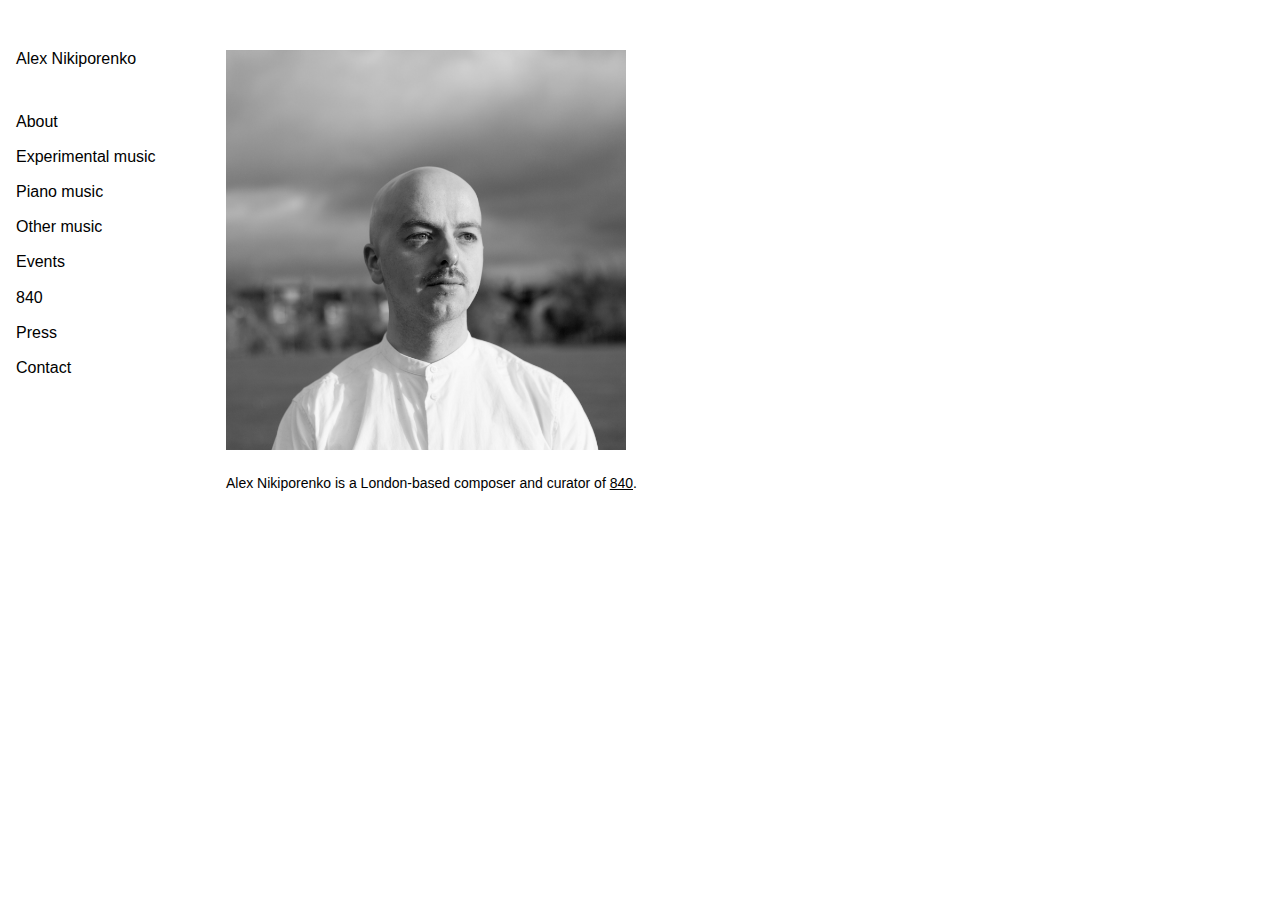
<file: index.html>
<!DOCTYPE html>
<head>
  <meta charset="utf-8">
  <title>Alex Nikiporenko</title>
  <meta name="description" content="Alex Nikiporenko is a London-based composer, teacher and performer." />
  <meta name="viewport" content="width=device-width">
  <link rel="stylesheet" type="text/css" href="style.css?v=1.1" title="style" />
  <link rel="shortcut icon" href="icon.ico">
</head>

<body>

<nav class="w3-sidenav w3-collapse" style="width:200px;" id="mySidenav">
  <h1>
  <a href="javascript:void(0)" onclick="w3_close()" 
  class="w3-closenav w3-hide-large">Close &times;</a>
  <br>
  <a href="http://alexnikiporenko.com">Alex Nikiporenko</a>
  <br>
  <a href="/about">About</a>
  <a href="/music">Experimental music</a>
  <a href="/pianomusic">Piano music</a>
  <a href="/other">Other music</a>
  <a href="/events">Events</a>
  <a href="/840">840</a>
  <a href="/press">Press</a>
  <a href="/contact">Contact</a>
  </h1>
</nav>

<div class="w3-main" style="margin-left:200px">
<div class="w3-container">
<span class="w3-opennav w3-xlarge w3-hide-large" onclick="w3_open()">&#9776;<br></span>
<br>
<img class="portrait" src="Alex.jpg" >
<p>Alex Nikiporenko is a London-based composer and curator of <a href="http://eightforty.co.uk/" target="_blank">840</a>.</p>
<br>
<iframe class="soundcloud" height="20" scrolling="no" frameborder="no" src="https://w.soundcloud.com/player/?url=https%3A//api.soundcloud.com/tracks/228378274&amp;color=b3b3b3&amp;inverse=false&amp;auto_play=false&amp;show_user=true"></iframe>
</div>

</div>

<script>
function w3_open() {
    document.getElementById("mySidenav").style.display = "block";
}
function w3_close() {
    document.getElementById("mySidenav").style.display = "none";
}
</script>
     
</body>
</file>
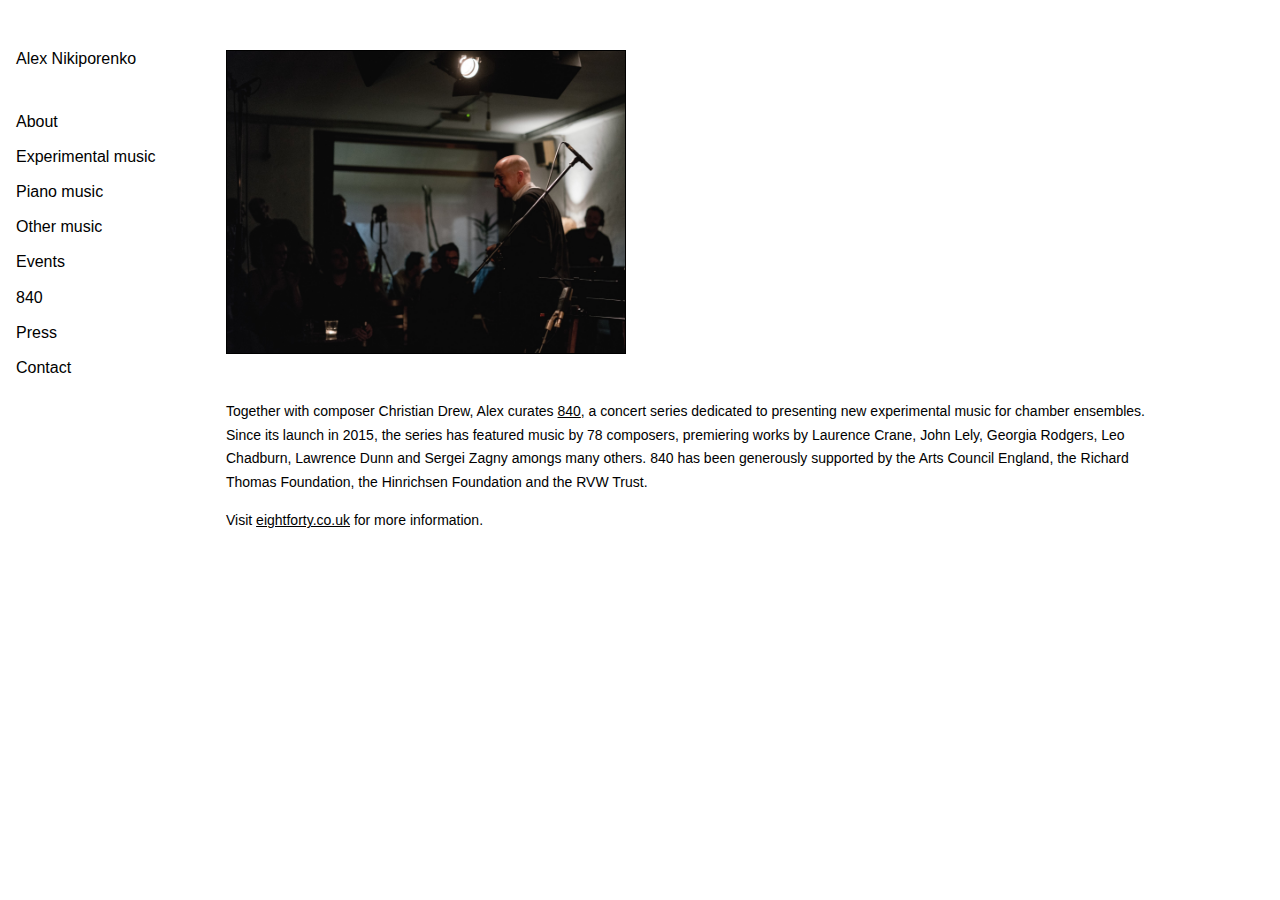
<file: 840/index.html>
<!DOCTYPE html>
<head>
  <meta charset="utf-8">
  <title>Alex Nikiporenko | 840</title>
  <meta name="description" content="Alex Nikiporenko is a London-based composer, teacher and performer." />
  <meta name="viewport" content="width=device-width">
  <link rel="stylesheet" type="text/css" href="../style.css?v=1.1" title="style" />
  <link rel="shortcut icon" href="../icon.ico">
</head>

<body>

<nav class="w3-sidenav w3-collapse" style="width:200px;" id="mySidenav">
  <h1>
  <a href="javascript:void(0)" onclick="w3_close()" 
  class="w3-closenav w3-hide-large">Close &times;</a>
  <br>
  <a href="http://alexnikiporenko.com">Alex Nikiporenko</a>
  <br>
  <a href="../about">About</a>
  <a href="../music">Experimental music</a>
  <a href="../pianomusic">Piano music</a>
  <a href="../other">Other music</a>
  <a href="../events">Events</a>
  <a href="../840">840</a>
  <a href="../press">Press</a>
  <a href="../contact">Contact</a>
  </h1>
</nav>

<div class="w3-main" style="margin-left:200px">
<div class="w3-container">
<span class="w3-opennav w3-xlarge w3-hide-large" onclick="w3_open()">&#9776;<br></span>
<br>
<a href="http://eightforty.co.uk/events/210326/" target="_blank"><img class="vposter" src="latest.jpg"></a>
<!-- <img class="photo" src="latest.jpg" > -->
<!-- <br> -->
<!-- <small>Photo by Ilme Vysniauskaite</small> -->
<br><br>
<p>Together with composer Christian Drew, Alex curates <a href="http://eightforty.co.uk/" target="_blank">840</a>, a concert series dedicated to presenting new experimental music for chamber ensembles. Since its launch in 2015, the series has featured music by 78 composers, premiering works by Laurence Crane, John Lely, Georgia Rodgers, Leo Chadburn, Lawrence Dunn and Sergei Zagny amongs many others. 840 has been generously supported by the Arts Council England, the Richard Thomas Foundation, the Hinrichsen Foundation and the RVW Trust.</p>

<p>Visit <a href="http://eightforty.co.uk/" target="_blank">eightforty.co.uk</a> for more information.</p>
  
</div>

</div>

<script>
function w3_open() {
    document.getElementById("mySidenav").style.display = "block";
}
function w3_close() {
    document.getElementById("mySidenav").style.display = "none";
}
</script>
     
</body>
</file>
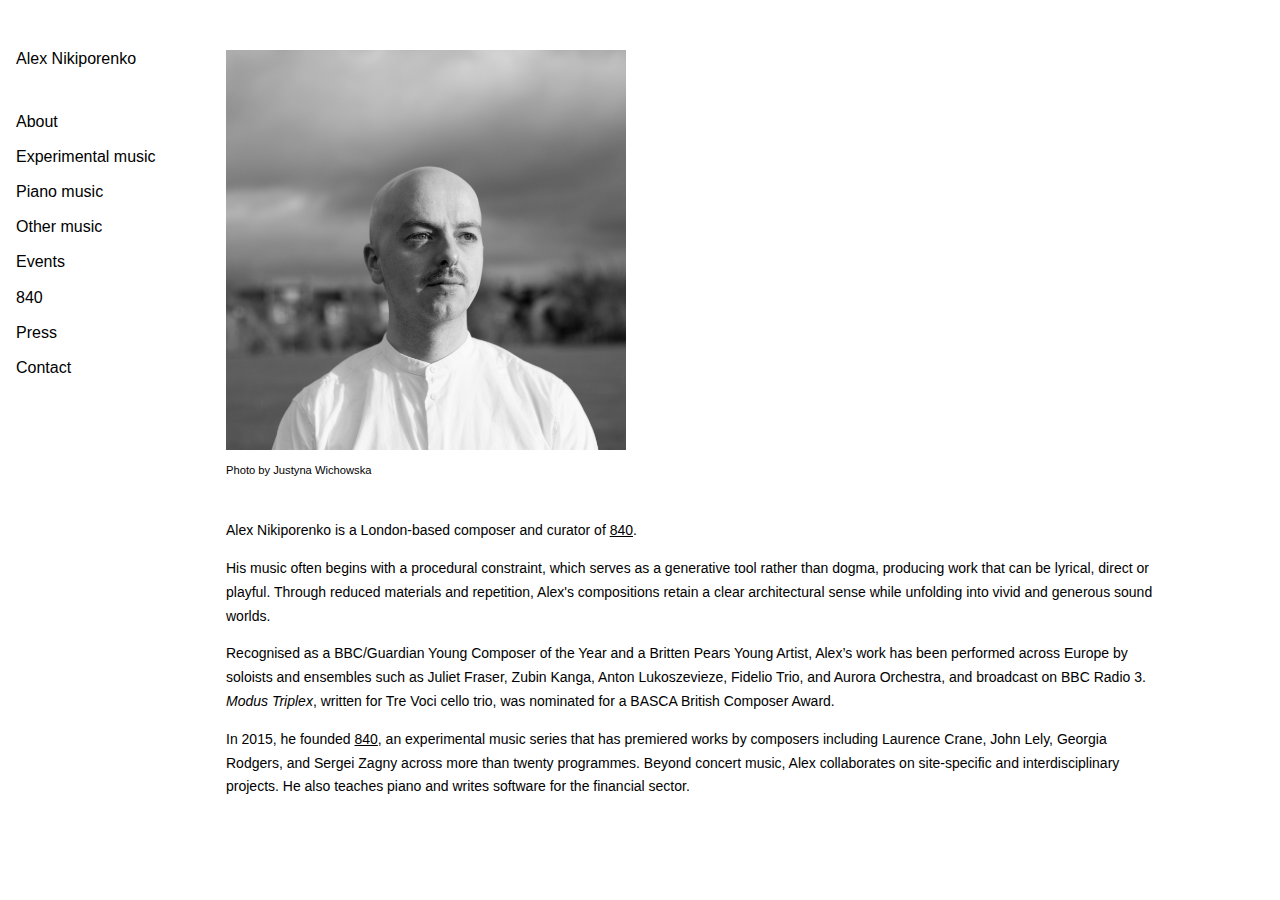
<file: about/index.html>
<!DOCTYPE html>
<head>
  <meta charset="utf-8">
  <title>Alex Nikiporenko | About</title>
  <meta name="description" content="Alex Nikiporenko is a London-based composer, teacher and performer." />
  <meta name="viewport" content="width=device-width">
  <link rel="stylesheet" type="text/css" href="../style.css?v=1.1" title="style" />
  <link rel="shortcut icon" href="../icon.ico">
</head>

<body>

<nav class="w3-sidenav w3-collapse" style="width:200px;" id="mySidenav">
  <h1>
  <a href="javascript:void(0)" onclick="w3_close()" 
  class="w3-closenav w3-hide-large">Close &times;</a>
  <br>
  <a href="http://alexnikiporenko.com">Alex Nikiporenko</a>
  <br>
  <a href="../about">About</a>
  <a href="../music">Experimental music</a>
  <a href="../pianomusic">Piano music</a>
  <a href="../other">Other music</a>
  <a href="../events">Events</a>
  <a href="../840">840</a>
  <a href="../press">Press</a>
  <a href="../contact">Contact</a>
  </h1>
</nav>

<div class="w3-main" style="margin-left:200px">
<div class="w3-container">
<span class="w3-opennav w3-xlarge w3-hide-large" onclick="w3_open()">&#9776;<br></span>
<br>
<img class="portrait" src="../Alex.jpg" >
<br>
<small>Photo by Justyna Wichowska</small><br><br>
<p>Alex Nikiporenko is a London-based composer and curator of <a href="http://eightforty.co.uk/" target="_blank">840</a>.</p>

<p>His music often begins with a procedural constraint, which serves as a generative tool rather than dogma, producing work that can be lyrical, direct or playful. Through reduced materials and repetition, Alex's compositions retain a clear architectural sense while unfolding into vivid and generous sound worlds.</p>

<p>Recognised as a BBC/Guardian Young Composer of the Year and a Britten Pears Young Artist, Alex’s work has been performed across Europe by soloists and ensembles such as Juliet Fraser, Zubin Kanga, Anton Lukoszevieze, Fidelio Trio, and Aurora Orchestra, and broadcast on BBC Radio 3. <i>Modus Triplex</i>, written for Tre Voci cello trio, was nominated for a BASCA British Composer Award.</p>

<p>In 2015, he founded <a href="http://eightforty.co.uk/" target="_blank">840</a>, an experimental music series that has premiered works by composers including Laurence Crane, John Lely, Georgia Rodgers, and Sergei Zagny across more than twenty programmes. Beyond concert music, Alex collaborates on site-specific and interdisciplinary projects. He also teaches piano and writes software for the financial sector.</p>
  
</div>

</div>

<script>
function w3_open() {
    document.getElementById("mySidenav").style.display = "block";
}
function w3_close() {
    document.getElementById("mySidenav").style.display = "none";
}
</script>
     
</body>
</file>
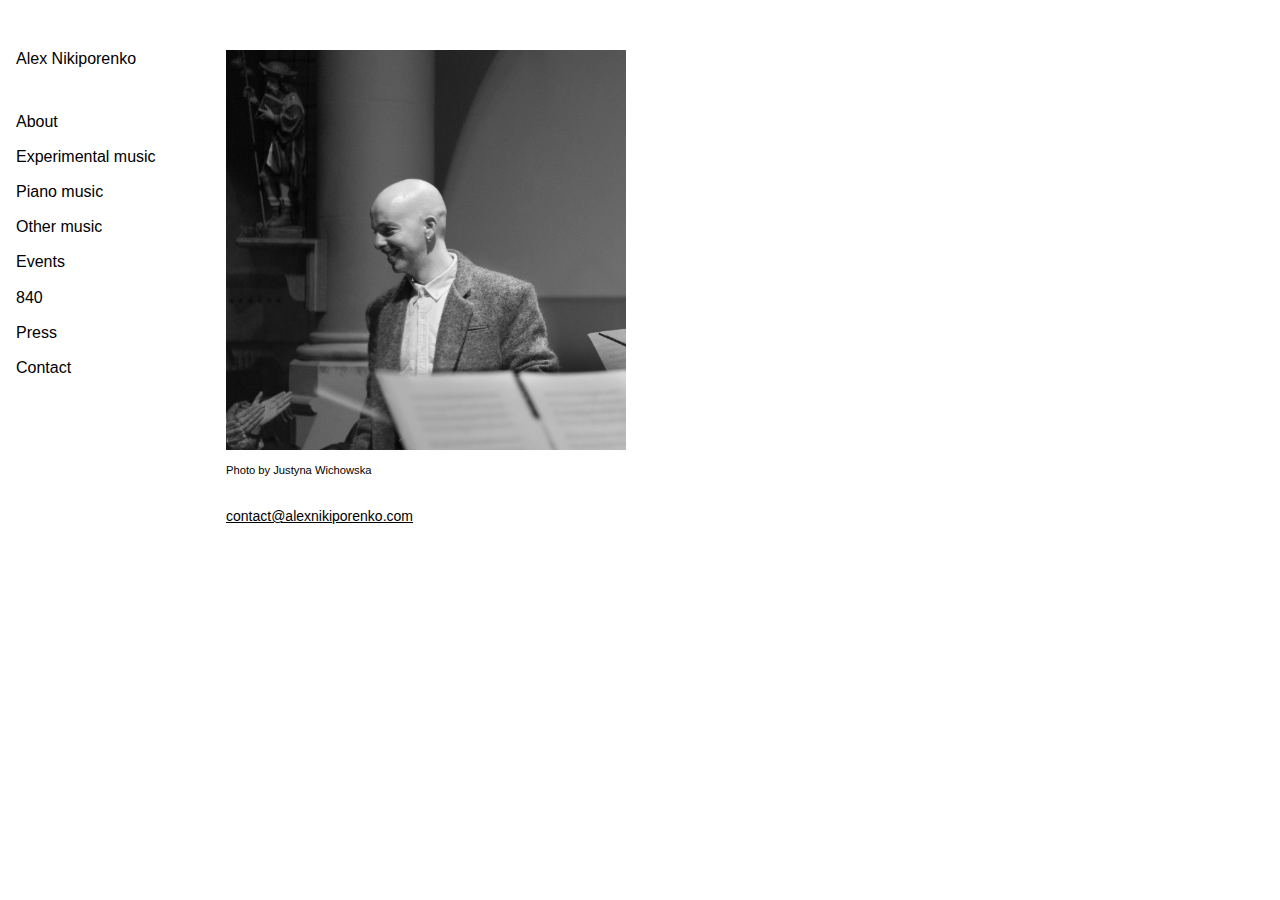
<file: contact/index.html>
<!DOCTYPE html>
<head>
  <meta charset="utf-8">
  <title>Alex Nikiporenko | Contact</title>
  <meta name="description" content="Alex Nikiporenko is a London-based composer, teacher and performer." />
  <meta name="viewport" content="width=device-width">
  <link rel="stylesheet" type="text/css" href="../style.css?v=1.1" title="style" />
  <link rel="shortcut icon" href="../icon.ico">
</head>

<body>

<nav class="w3-sidenav w3-collapse" style="width:200px;" id="mySidenav">
  <h1>
  <a href="javascript:void(0)" onclick="w3_close()" 
  class="w3-closenav w3-hide-large">Close &times;</a>
  <br>
  <a href="http://alexnikiporenko.com">Alex Nikiporenko</a>
  <br>
  <a href="../about">About</a>
  <a href="../music">Experimental music</a>
  <a href="../pianomusic">Piano music</a>
  <a href="../other">Other music</a>
  <a href="../events">Events</a>
  <a href="../840">840</a>
  <a href="../press">Press</a>
  <a href="../contact">Contact</a>
  </h1>
</nav>

<div class="w3-main" style="margin-left:200px">
<div class="w3-container">
<span class="w3-opennav w3-xlarge w3-hide-large" onclick="w3_open()">&#9776;<br></span>
<br>
<img class="portrait" src="alex840.jpg" >
<br>
<small>Photo by Justyna Wichowska</small>
<br><br>
<a href="mailto:contact@alexnikiporenko.com" target="_blank">contact@alexnikiporenko.com</a>

<p></p>

</div>

</div>

<script>
function w3_open() {
    document.getElementById("mySidenav").style.display = "block";
}
function w3_close() {
    document.getElementById("mySidenav").style.display = "none";
}
</script>
     
</body>
</file>
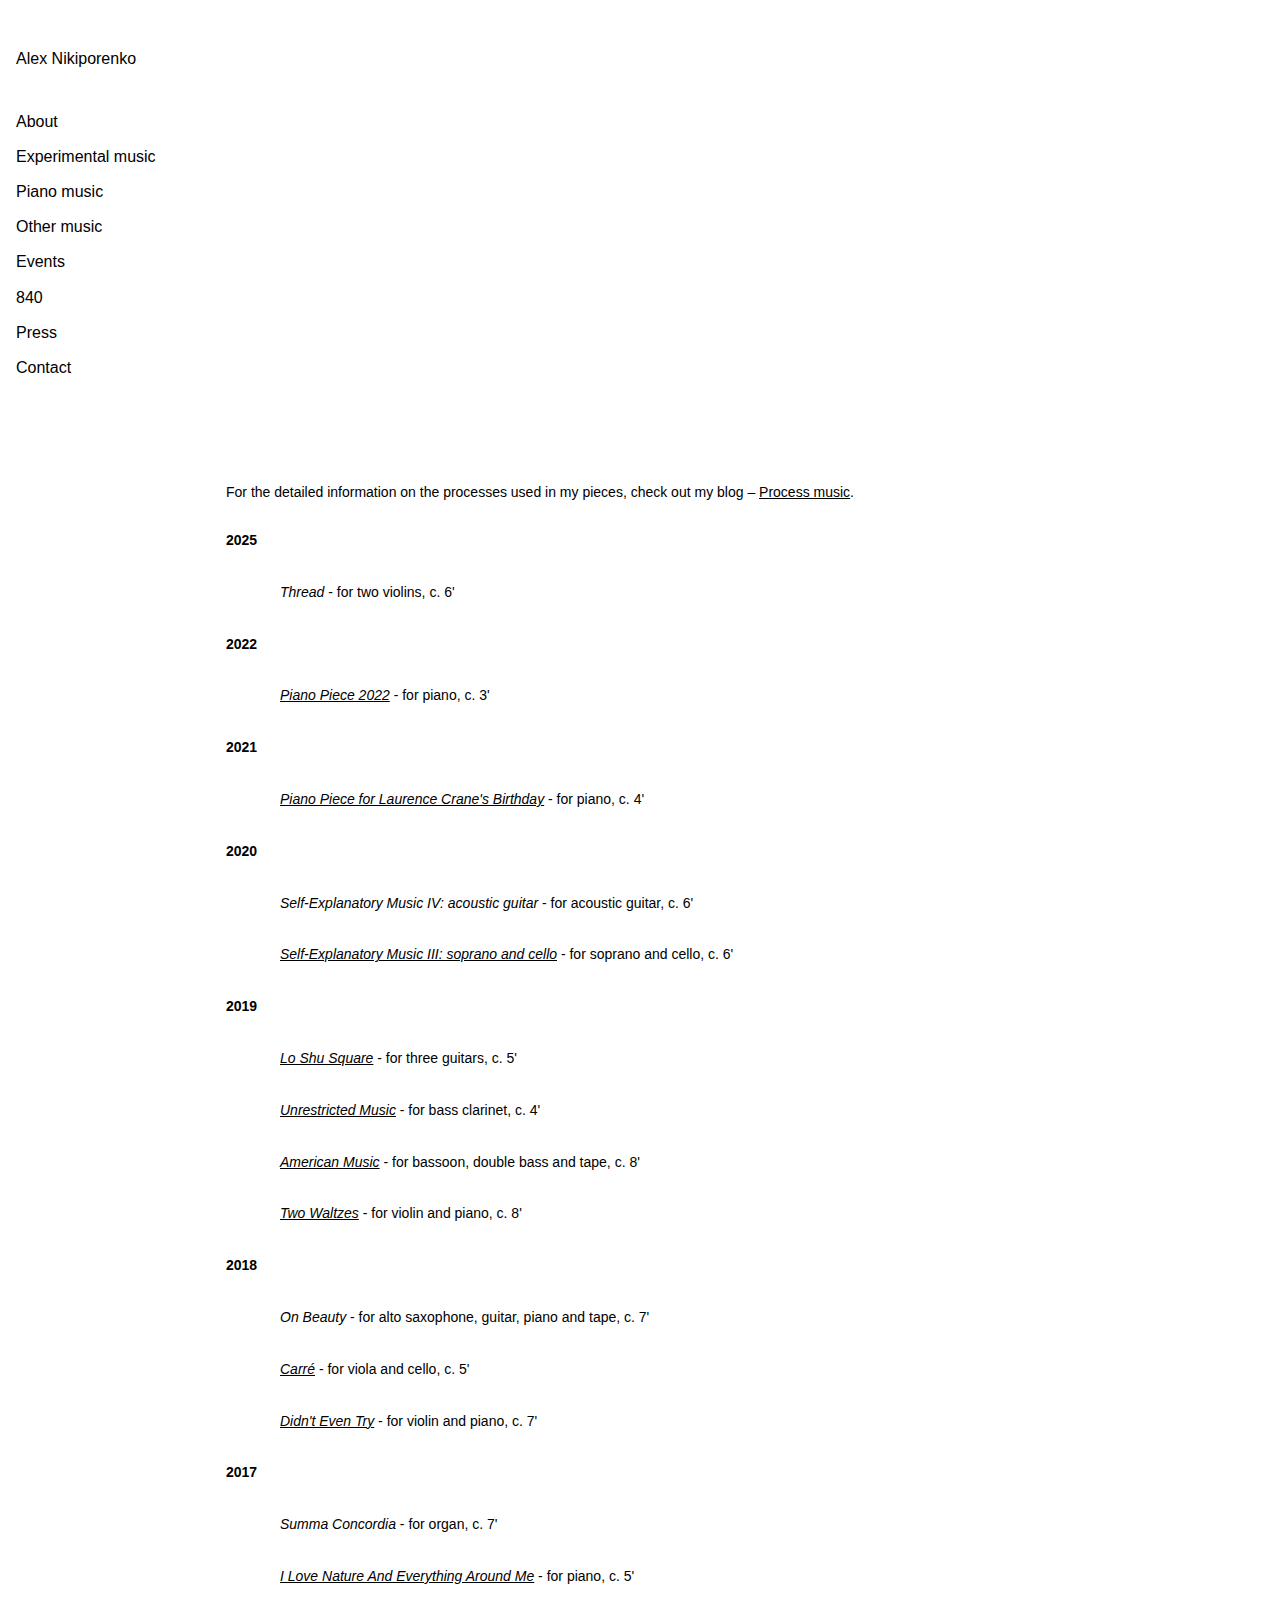
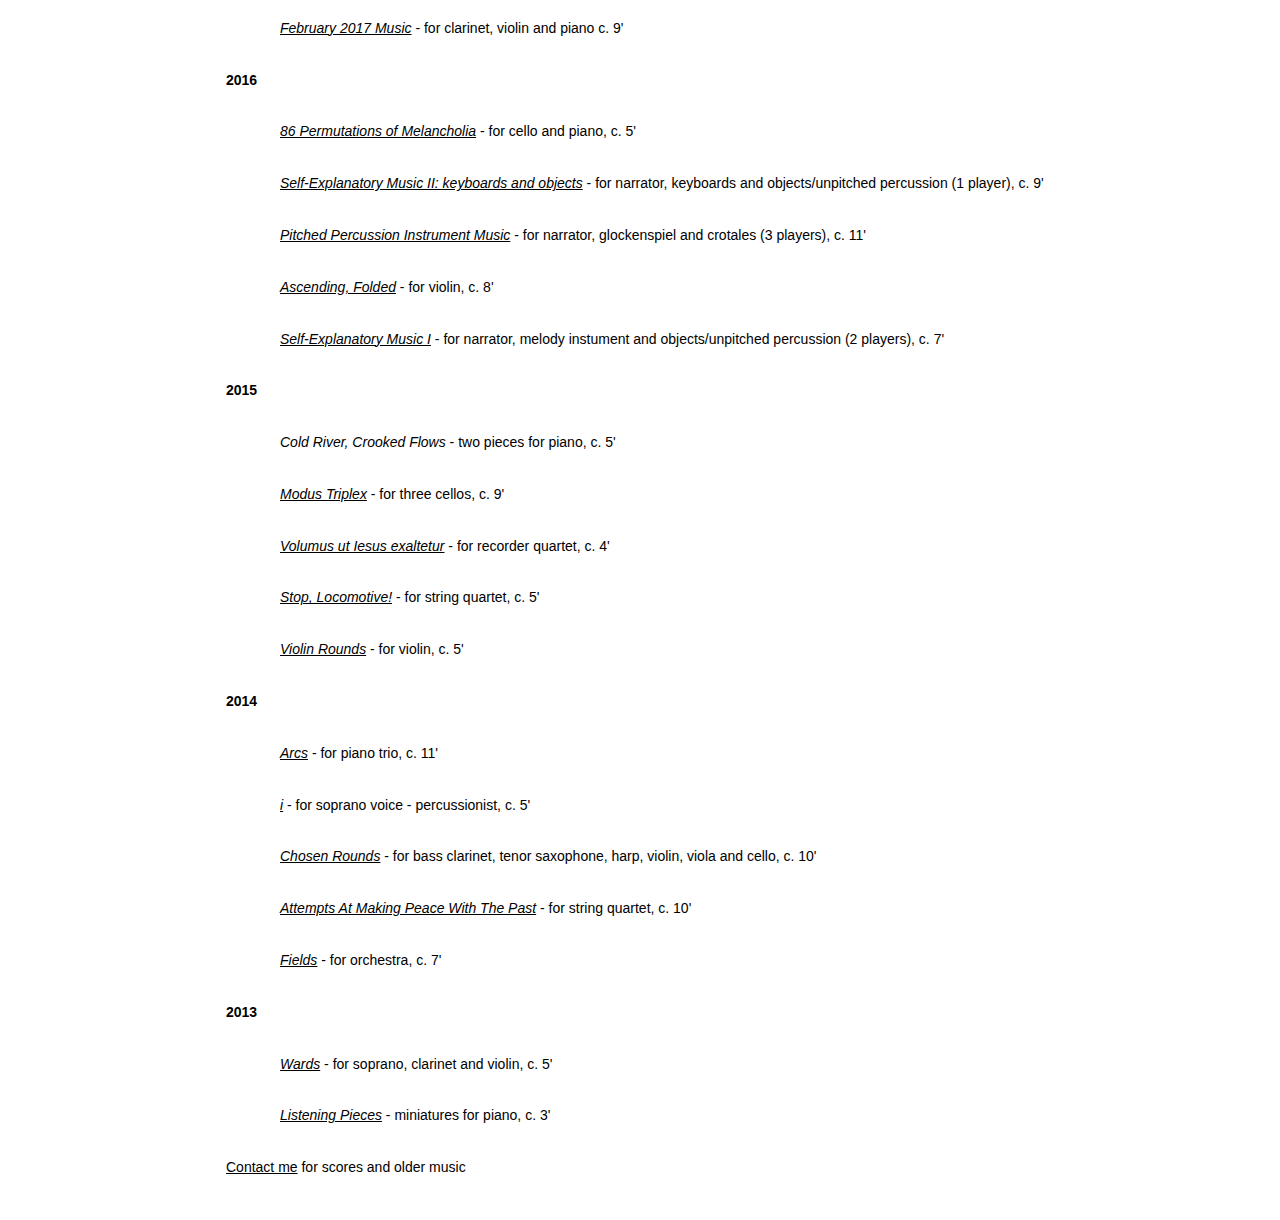
<file: music/index.html>
<!DOCTYPE html>
<head>
  <meta charset="utf-8">
  <title>Alex Nikiporenko | Experimental music</title>
  <meta name="description" content="Alex Nikiporenko is a London-based composer, teacher and performer." />
  <meta name="viewport" content="width=device-width">
  <link rel="stylesheet" type="text/css" href="../style.css?v=1.1" title="style" />
  <link rel="shortcut icon" href="../icon.ico">
</head>

<body>

<nav class="w3-sidenav w3-collapse" style="width:200px;" id="mySidenav">
  <h1>
  <a href="javascript:void(0)" onclick="w3_close()" 
  class="w3-closenav w3-hide-large">Close &times;</a>
  <br>
  <a href="http://alexnikiporenko.com">Alex Nikiporenko</a>
  <br>
  <a href="../about">About</a>
  <a href="../music">Experimental music</a>
  <a href="../pianomusic">Piano music</a>
  <a href="../other">Other music</a>
  <a href="../events">Events</a>
  <a href="../840">840</a>
  <a href="../press">Press</a>
  <a href="../contact">Contact</a>
  </h1>
</nav>

<div class="w3-main" style="margin-left:200px">
<div class="w3-container">
<span class="w3-opennav w3-xlarge w3-hide-large" onclick="w3_open()">&#9776;<br></span>
<br>
<iframe class="soundcloud" height="400" scrolling="no" frameborder="no" src="https://w.soundcloud.com/player/?url=https%3A//api.soundcloud.com/playlists/18493689&amp;auto_play=false&amp;hide_related=false&amp;show_comments=true&amp;show_user=true&amp;show_reposts=false&amp;visual=true"></iframe>
<br>
<br>
For the detailed information on the processes used in my pieces, check out my blog – <a href="http://alexnikiporenko.blogspot.com/" target="_blank">Process music</a>.
<br>
<br>
<b>2025</b>
		<ul class="w3-ul">
		<li><i>Thread</i> - for two violins, c. 6'
		</li>
		</ul>
<b>2022</b>
		<ul class="w3-ul">
		<li><i><a href="https://soundcloud.com/alexnikiporenko/piano-piece-2022" target="_blank">Piano Piece 2022</a></i> - for piano, c. 3'
		</li>
		</ul>
<b>2021</b>
		<ul class="w3-ul">
		<li><i><a href="https://soundcloud.com/alexnikiporenko/piano-piece-for-laurence-cranes-birthday" target="_blank">Piano Piece for Laurence Crane's Birthday</a></i> - for piano, c. 4'
		</li>
		</ul>
<b>2020</b>
		<ul class="w3-ul">
		<li><i>Self-Explanatory Music IV: acoustic guitar</i> - for acoustic guitar, c. 6'
		</li>
		<li><i><a href="https://soundcloud.com/alexnikiporenko/self-explanatory-music-iii" target="_blank">Self-Explanatory Music III: soprano and cello</a></i> - for soprano and cello, c. 6'
		</li>
		</ul>
<b>2019</b>
		<ul class="w3-ul">
		<li><i><a href="https://soundcloud.com/alexnikiporenko/lo-shu-square" target="_blank">Lo Shu Square</a></i> - for three guitars, c. 5'
		</li>
		<li><i><a href="https://soundcloud.com/alexnikiporenko/unrestricted-music" target="_blank">Unrestricted Music</a></i> - for bass clarinet, c. 4'
		</li>
		<li><i><a href="https://soundcloud.com/alexnikiporenko/american-music" target="_blank">American Music</a></i> - for bassoon, double bass and tape, c. 8'
		</li>
		<li><i><a href="https://soundcloud.com/alexnikiporenko/sets/two-waltzes" target="_blank">Two Waltzes</a></i> - for violin and piano, c. 8'
		</li>
		</ul>
<b>2018</b>
		<ul class="w3-ul">
		<li><i>On Beauty</i> - for alto saxophone, guitar, piano and tape, c. 7'
		</li>
		<li><i><a href="https://soundcloud.com/alexnikiporenko/carre" target="_blank">Carré</a></i> - for viola and cello, c. 5'
		</li>
		<li><i><a href="https://soundcloud.com/alexnikiporenko/didnt-even-try" target="_blank">Didn't Even Try</a></i> - for violin and piano, c. 7'
		</li>
		</ul>
<b>2017</b>
		<ul class="w3-ul">
		<li><i>Summa Concordia</i> - for organ, c. 7'
		</li>
		<li><i><a href="https://soundcloud.com/alexnikiporenko/i-love-nature-and-everything-around-me" target="_blank">I Love Nature And Everything Around Me</a></i> - for piano, c. 5'
		</li>
		<li><i><a href="https://soundcloud.com/alexnikiporenko/february-2017-music" target="_blank">February 2017 Music</a></i> - for clarinet, violin and piano c. 9'
		</li>
		</ul>
<b>2016</b>
		<ul class="w3-ul">
		<li><i><a href="http://alexnikiporenko.blogspot.com/2018/09/86-permutations-of-melancholia.html" target="_blank">86 Permutations of Melancholia</a></i> - for cello and piano, c. 5'
		</li>
		<li><i><a href="https://youtu.be/0Nk7BuBrYYY" target="_blank">Self-Explanatory Music II: keyboards and objects</a></i> - for narrator, keyboards and objects/unpitched percussion (1 player), c. 9'
		</li>
		<li><i><a href="https://soundcloud.com/alexnikiporenko/pitched-percussion-instrument-music" target="_blank">Pitched Percussion Instrument Music</a></i> - for narrator, glockenspiel and crotales (3 players), c. 11'
		</li>
		<li><i><a href="https://soundcloud.com/alexnikiporenko/ascending-folded" target="_blank">Ascending, Folded</a></i> - for violin, c. 8'
		</li>
		<li><i><a href="https://youtu.be/KFKQzZ8tmus" target="_blank">Self-Explanatory Music I</a></i> - for narrator, melody instument and objects/unpitched percussion (2 players), c. 7'
		</li>
		</ul>
<b>2015</b>
		<ul class="w3-ul">
		<li><i>Cold River, Crooked Flows</i> - two pieces for piano, c. 5'
		</li>
		<li><i><a href="https://soundcloud.com/alexnikiporenko/modus-triplex" target="_blank">Modus Triplex</a></i> - for three cellos, c. 9'
		</li>
		<li><i><a href="http://alexnikiporenko.blogspot.com/2017/08/volumus-ut-iesus-exaltetur.html" target="_blank">Volumus ut Iesus exaltetur</a></i> - for recorder quartet, c. 4'
		</li>
		<li><i><a href="https://soundcloud.com/alexnikiporenko/stop-locomotive" target="_blank">Stop, Locomotive!</a></i> - for string quartet, c. 5'
		</li>
		<li><i><a href="https://soundcloud.com/alexnikiporenko/violin-rounds" target="_blank">Violin Rounds</a></i> - for violin, c. 5'
		</li>
		</ul>
<b>2014</b>
		<ul class="w3-ul">
		<li><i><a href="https://soundcloud.com/alexnikiporenko/arcs-i-iv" target="_blank">Arcs</a></i> - for piano trio, c. 11'
		</li>
		<li><i><a href="https://soundcloud.com/alexnikiporenko/i-arbonauts" target="_blank">i</a></i> - for soprano voice - percussionist, c. 5'
		</li>
		<li><i><a href="https://soundcloud.com/alexnikiporenko/chosen-rounds" target="_blank">Chosen Rounds</a></i> - for bass clarinet, tenor saxophone, harp, violin, viola and cello, c. 10'
		</li>
		<li><i><a href="https://soundcloud.com/alexnikiporenko/sets/aampwtp" target="_blank">Attempts At Making Peace With The Past</a></i> - for string quartet, c. 10'
		</li>
		<li><i><a href="https://soundcloud.com/alexnikiporenko/fields-excerpt" target="_blank">Fields</a></i> - for orchestra, c. 7'
		</li>
		</ul>
<b>2013</b>
		<ul class="w3-ul">
		<li><i><a href="https://soundcloud.com/alexnikiporenko/wards" target="_blank">Wards</a></i> - for soprano, clarinet and violin, c. 5'
		</li>
		<li><i><a href="https://soundcloud.com/alexnikiporenko/sets/listening-pieces" target="_blank">Listening Pieces</a></i> - miniatures for piano, c. 3'
		</li>
		</ul>

<p><a href="mailto:alex.nikiporenko@gmail.com" target="_blank">Contact me</a> for scores and older music</p>
</div>
</div>

<script>
function w3_open() {
    document.getElementById("mySidenav").style.display = "block";
}
function w3_close() {
    document.getElementById("mySidenav").style.display = "none";
}
</script>
     
</body>
</file>
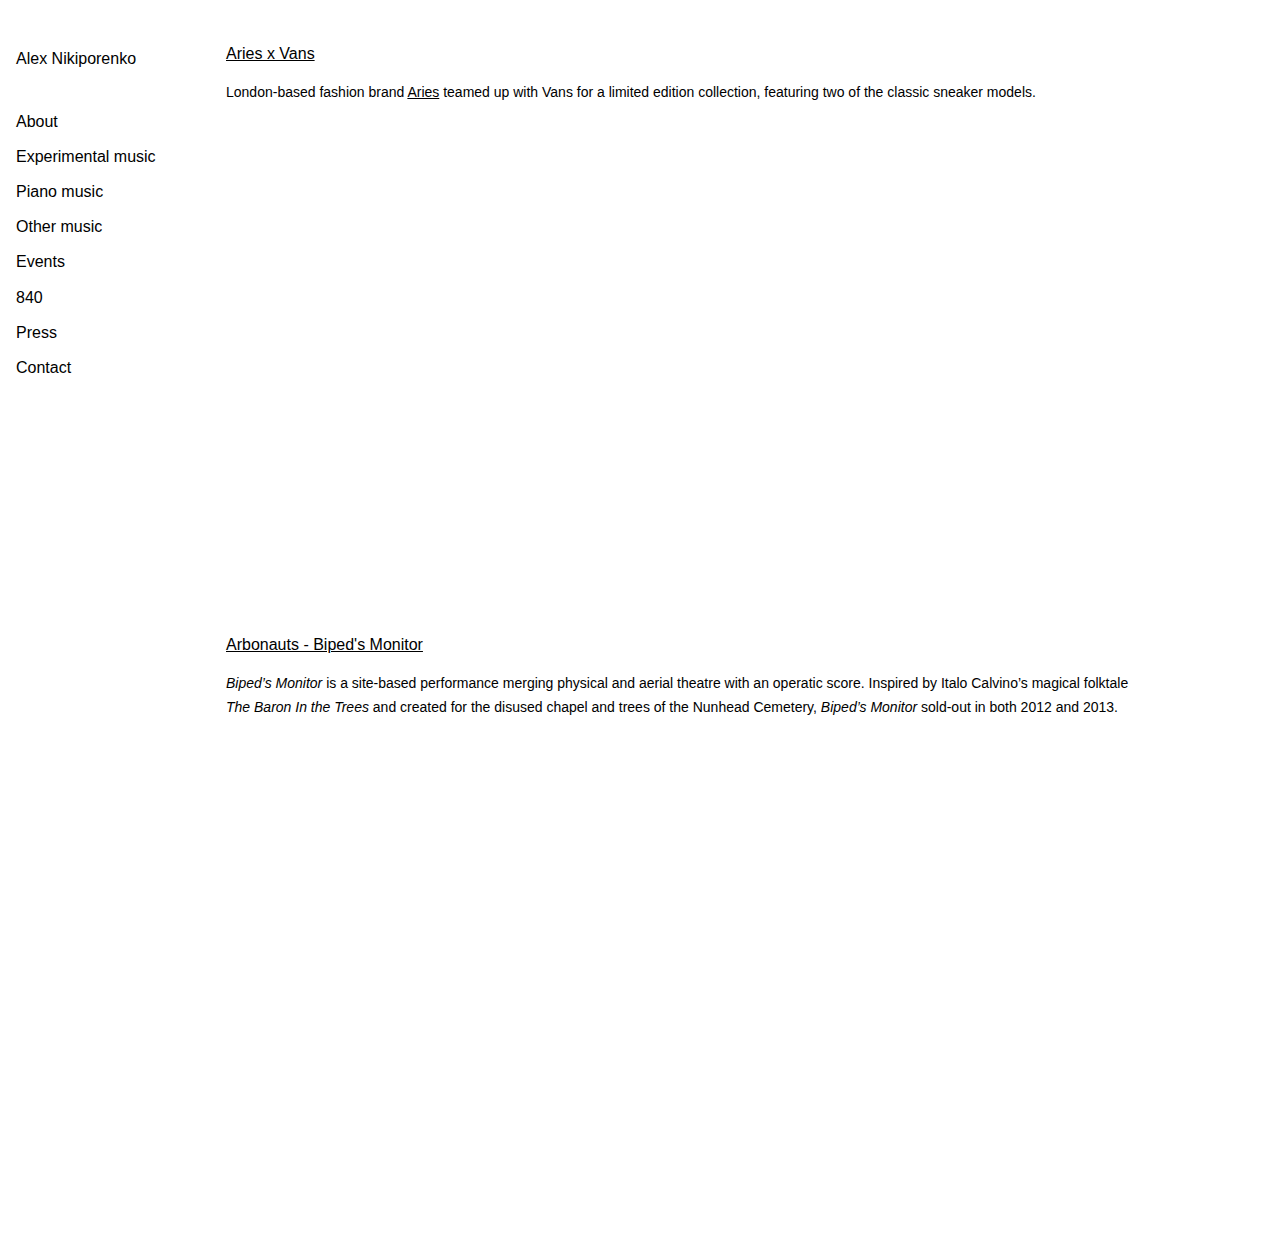
<file: other/index.html>
<!DOCTYPE html>
<head>
  <meta charset="utf-8">
  <title>Alex Nikiporenko | Other music</title>
  <meta name="description" content="Alex Nikiporenko is a London-based composer, teacher and performer." />
  <meta name="viewport" content="width=device-width">
  <link rel="stylesheet" type="text/css" href="../style.css?v=1.2" title="style" />
  <link rel="shortcut icon" href="../icon.ico">
</head>

<body>

<nav class="w3-sidenav w3-collapse" style="width:200px;" id="mySidenav">
  <h1>
  <a href="javascript:void(0)" onclick="w3_close()" 
  class="w3-closenav w3-hide-large">Close &times;</a>
  <br>
  <a href="http://alexnikiporenko.com">Alex Nikiporenko</a>
  <br>
  <a href="../about">About</a>
  <a href="../music">Experimental music</a>
  <a href="../pianomusic">Piano music</a>
  <a href="../other">Other music</a>
  <a href="../events">Events</a>
  <a href="../840">840</a>
  <a href="../press">Press</a>
  <a href="../contact">Contact</a>
  </h1>
</nav>

<div class="w3-main" style="margin-left:200px">
<div class="w3-container">
<span class="w3-opennav w3-xlarge w3-hide-large" onclick="w3_open()">&#9776;<br></span>

<h1><a href="https://i-d.vice.com/en_us/article/3kab49/aries-x-vans-an-unsurprisingly-sweet-skate-collaboration" target="_blank">Aries x Vans</a></h1>

<p>London-based fashion brand <a href="https://www.ariesarise.com/" target="_blank">Aries</a> teamed up with Vans for a limited edition collection, featuring two of the classic sneaker models.</p>

<div class="video-max-width"><div class="aspect-ratio"><iframe src="https://www.youtube.com/embed/JFjvZnc3VvE?rel=0&amp;showinfo=0" frameborder="0" allowfullscreen></iframe></div></div>

<br><br>

<h1><a href="https://arbonauts.org/projects/bipeds-monitor/" target="_blank">Arbonauts - Biped's Monitor</a></h1>
<p><i>Biped’s Monitor</i> is a site-based performance merging physical and aerial theatre with an operatic score. Inspired by Italo Calvino’s magical folktale <i>The Baron In the Trees</i> and created for the disused chapel and trees of the Nunhead Cemetery, <i>Biped’s Monitor</i> sold-out in both 2012 and 2013.</p>

<div class="video-max-width"><div class="aspect-ratio"><iframe src="https://player.vimeo.com/video/71875816?title=0&byline=0&portrait=0" frameborder="0" webkitallowfullscreen mozallowfullscreen allowfullscreen></iframe></div></div>

<br>
</div>
</div>

<script>
function w3_open() {
    document.getElementById("mySidenav").style.display = "block";
}
function w3_close() {
    document.getElementById("mySidenav").style.display = "none";
}
</script>
     
</body>
</file>
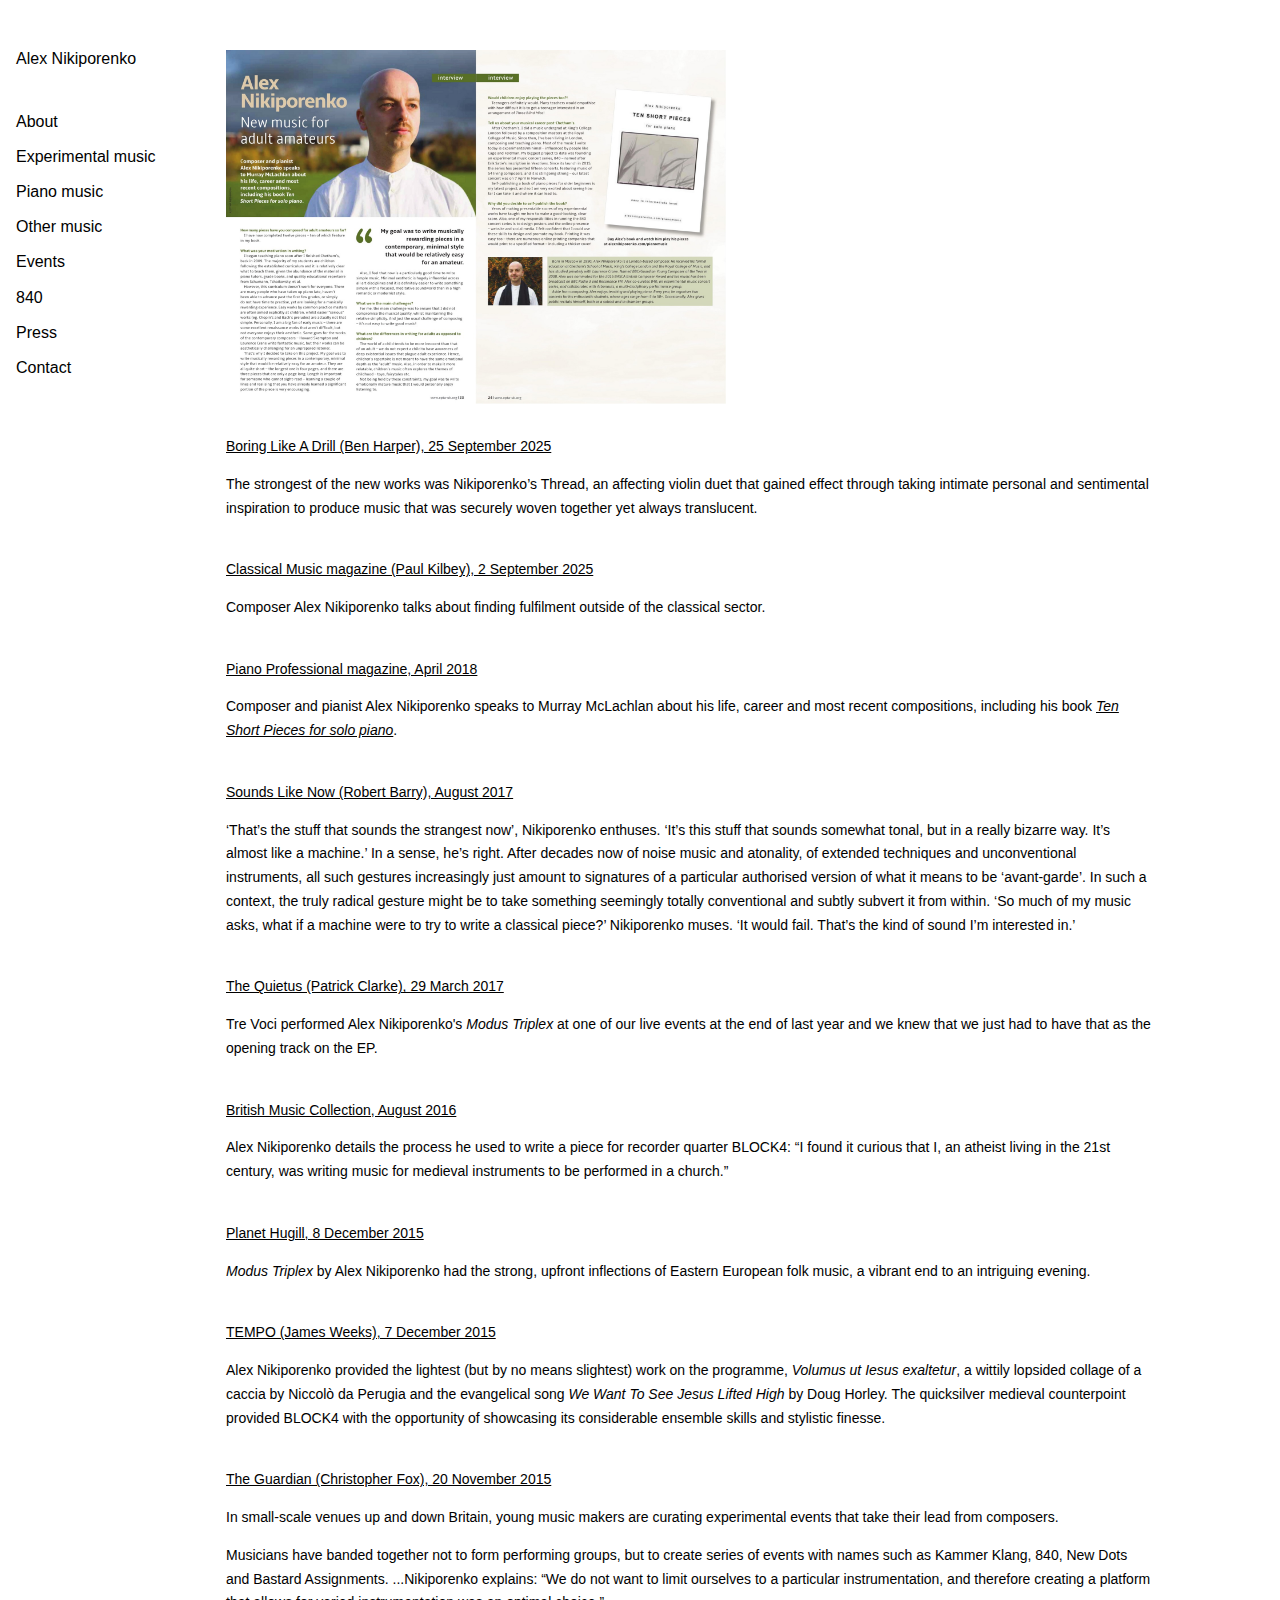
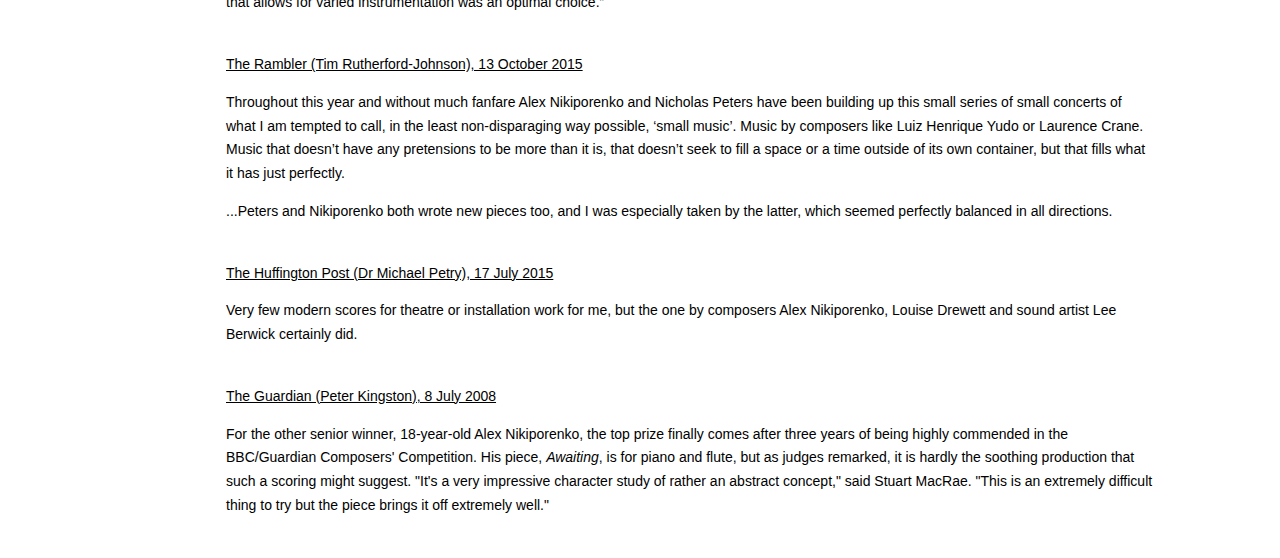
<file: press/index.html>
<!DOCTYPE html>
<head>
  <meta charset="utf-8">
  <title>Alex Nikiporenko | Press</title>
  <meta name="description" content="Alex Nikiporenko is a London-based composer, teacher and performer." />
  <meta name="viewport" content="width=device-width">
  <link rel="stylesheet" type="text/css" href="../style.css?v=1.5" title="style" />
  <link rel="shortcut icon" href="../icon.ico">
</head>

<body>

<nav class="w3-sidenav w3-collapse" style="width:200px;" id="mySidenav">
  <h1>
  <a href="javascript:void(0)" onclick="w3_close()" 
  class="w3-closenav w3-hide-large">Close &times;</a>
  <br>
  <a href="http://alexnikiporenko.com">Alex Nikiporenko</a>
  <br>
  <a href="../about">About</a>
  <a href="../music">Experimental music</a>
  <a href="../pianomusic">Piano music</a>
  <a href="../other">Other music</a>
  <a href="../events">Events</a>
  <a href="../840">840</a>
  <a href="../press">Press</a>
  <a href="../contact">Contact</a>
  </h1>
</nav>

<div class="w3-main" style="margin-left:200px">
<div class="w3-container">
<span class="w3-opennav w3-xlarge w3-hide-large" onclick="w3_open()">&#9776;<br></span>

<br>
<a href="http://alexnikiporenko.com/press/interview.pdf" target="_blank"><img class="smallphoto" src="interview.jpg"></a>
<br><br>

<a href="https://www.cookylamoo.com/boringlikeadrill/2025/09/the-return-of-840-and-a-bonus-music-wed-like-to-hear.html" target="_blank">Boring Like A Drill (Ben Harper), 25 September 2025</a>

<p>The strongest of the new works was Nikiporenko’s Thread, an affecting violin duet that gained effect through taking intimate personal and sentimental inspiration to produce music that was securely woven together yet always translucent.</p>
<br>

<a href="https://www.classical-music.uk/features/article/you-don-t-owe-your-talent-to-anyone-the-musicians-finding-fulfilment-outside-of-the-classical-sector" target="_blank">Classical Music magazine (Paul Kilbey), 2 September 2025</a>

<p>Composer Alex Nikiporenko talks about finding fulfilment outside of the classical sector.</p>
<br>

<a href="http://alexnikiporenko.com/press/interview.pdf" target="_blank">Piano Professional magazine, April 2018</a>

<p>Composer and pianist Alex Nikiporenko speaks to Murray McLachlan about his life, career and most recent compositions, including his book <a href="../pianomusic"><i>Ten Short Pieces for solo piano</i></a>.</p>
<br>

<a href="https://eightforty.co.uk/about/soundslikenow.pdf" target="_blank">Sounds Like Now (Robert Barry), August 2017</a>

<p>‘That’s the stuff that sounds the strangest now’, Nikiporenko enthuses. ‘It’s this stuff that sounds somewhat tonal, but in a really bizarre way. It’s almost like a machine.’ In a sense, he’s right. After decades now of noise music and atonality, of extended techniques and unconventional instruments, all such gestures increasingly just amount to signatures of a particular authorised version of what it means to be ‘avant-garde’. In such a context, the truly radical gesture might be to take something seemingly totally conventional and subtly subvert it from within. ‘So much of my music asks, what if a machine were to try to write a classical piece?’ Nikiporenko muses. ‘It would fail. That’s the kind of sound I’m interested in.’</p>
<br>

<a href="https://thequietus.com/articles/22105-nonclassical-outside-the-lines-independent-label-market" target="_blank">The Quietus (Patrick Clarke), 29 March 2017</a>

<p>Tre Voci performed Alex Nikiporenko's <i>Modus Triplex</i> at one of our live events at the end of last year and we knew that we just had to have that as the opening track on the EP.</p>
<br>

<a href="http://britishmusiccollection.org.uk/article/how-i-compose-series-ii-alex-nikiporenko" target="_blank">British Music Collection, August 2016</a>

<p>Alex Nikiporenko details the process he used to write a piece for recorder quarter BLOCK4: “I found it curious that I, an atheist living in the 21st century, was writing music for medieval instruments to be performed in a church.”</p>
<br>

<a href="http://www.planethugill.com/2015/12/bstard-assignments-fresh-and-clean-at.html" target="_blank">Planet Hugill, 8 December 2015</a>

<p><i>Modus Triplex</i> by Alex Nikiporenko had the strong, upfront inflections of Eastern European folk music, a vibrant end to an intriguing evening.</p>
<br>

<a href="https://www.cambridge.org/core/journals/tempo/article/div-classtitle840-series-st-jamesandapos-church-islington-londondiv/6198CC100D4F3411A2F3A26E47794CE4" target="_blank">TEMPO (James Weeks), 7 December 2015</a>

<p>Alex Nikiporenko provided the lightest (but by no means slightest) work on the programme, <i>Volumus ut Iesus exaltetur</i>, a wittily lopsided collage of a caccia by Niccolò da Perugia and the evangelical song <i>We Want To See Jesus Lifted High</i> by Doug Horley. The quicksilver medieval counterpoint provided BLOCK4 with the opportunity of showcasing its considerable ensemble skills and stylistic finesse.</p>
<br>

<a href="https://www.theguardian.com/music/2015/nov/20/uks-new-music-scene-experimental-bastard-assignment" target="_blank">The Guardian (Christopher Fox), 20 November 2015</a>

<p>In small-scale venues up and down Britain, young music makers are curating experimental events that take their lead from composers.</p>

<p>Musicians have banded together not to form performing groups, but to create series of events with names such as Kammer Klang, 840, New Dots and Bastard Assignments. ...Nikiporenko explains: “We do not want to limit ourselves to a particular instrumentation, and therefore creating a platform that allows for varied instrumentation was an optimal choice.”</p>
<br>

<a href="https://johnsonsrambler.wordpress.com/2015/10/13/840-series-at-st-james-islington/" target="_blank">The Rambler (Tim Rutherford-Johnson), 13 October 2015</a>

<p>Throughout this year and without much fanfare Alex Nikiporenko and Nicholas Peters have been building up this small series of small concerts of what I am tempted to call, in the least non-disparaging way possible, ‘small music’. Music by composers like Luiz Henrique Yudo or Laurence Crane. Music that doesn’t have any pretensions to be more than it is, that doesn’t seek to fill a space or a time outside of its own container, but that fills what it has just perfectly.</p>

<p>...Peters and Nikiporenko both wrote new pieces too, and I was especially taken by the latter, which seemed perfectly balanced in all directions.</p>
<br>

<a href="http://www.huffingtonpost.co.uk/dr-michael-petry/the-dream-machine_b_7807850.html" target="_blank">The Huffington Post (Dr Michael Petry), 17 July 2015</a>

<p>Very few modern scores for theatre or installation work for me, but the one by composers Alex Nikiporenko, Louise Drewett and sound artist Lee Berwick certainly did.</p>
<br>

<a href="https://www.theguardian.com/education/2008/jul/08/schools.uk2" target="_blank">The Guardian (Peter Kingston), 8 July 2008</a>

<p>For the other senior winner, 18-year-old Alex Nikiporenko, the top prize finally comes after three years of being highly commended in the BBC/Guardian Composers' Competition. His piece, <i>Awaiting</i>, is for piano and flute, but as judges remarked, it is hardly the soothing production that such a scoring might suggest. "It's a very impressive character study of rather an abstract concept," said Stuart MacRae. "This is an extremely difficult thing to try but the piece brings it off extremely well."</p>


</div>

</div>

<script>
function w3_open() {
    document.getElementById("mySidenav").style.display = "block";
}
function w3_close() {
    document.getElementById("mySidenav").style.display = "none";
}
</script>
     
</body>
</file>
<file: style.css>
﻿/* W3.CSS 2.97 Feb 2017 by Jan Egil and Borge Refsnes */
html{box-sizing:border-box}*,*:before,*:after{box-sizing:inherit}
/* Extract from normalize.css by Nicolas Gallagher and Jonathan Neal git.io/normalize */
html{-ms-text-size-adjust:100%;-webkit-text-size-adjust:100%}body{margin:0}
article,aside,details,figcaption,figure,footer,header,main,menu,nav,section,summary{display:block}
audio,canvas,progress,video{display:inline-block}progress{vertical-align:baseline}
audio:not([controls]){display:none;height:0}[hidden],template{display:none}
a{background-color:transparent;-webkit-text-decoration-skip:objects}
a:active,a:hover{outline-width:0}abbr[title]{border-bottom:none;text-decoration:underline;text-decoration:underline dotted}
a:hover {color: pink;}
dfn{font-style:italic}mark{background:#ff0;color:#000}
small{font-size:80%}sub,sup{font-size:75%;line-height:0;position:relative;vertical-align:baseline}
sub{bottom:-0.25em}sup{top:-0.5em}figure{margin:1em 40px}
img{border-style:none}svg:not(:root){overflow:hidden}
code,kbd,pre,samp{font-family:monospace,monospace;font-size:1em}
hr{box-sizing:content-box;height:0;overflow:visible}
button,input,select,textarea{font:inherit;margin:0}optgroup{font-weight:bold}
button,input{overflow:visible}button,select{text-transform:none}
button,html [type=button],[type=reset],[type=submit]{-webkit-appearance:button}
button::-moz-focus-inner, [type=button]::-moz-focus-inner, [type=reset]::-moz-focus-inner, [type=submit]::-moz-focus-inner{border-style:none;padding:0}
button:-moz-focusring, [type=button]:-moz-focusring, [type=reset]:-moz-focusring, [type=submit]:-moz-focusring{outline:1px dotted ButtonText}
fieldset{border:1px solid #c0c0c0;margin:0 2px;padding:.35em .625em .75em}
legend{color:inherit;display:table;max-width:100%;padding:0;white-space:normal}textarea{overflow:auto}
[type=checkbox],[type=radio]{padding:0}
[type=number]::-webkit-inner-spin-button,[type=number]::-webkit-outer-spin-button{height:auto}
[type=search]{-webkit-appearance:textfield;outline-offset:-2px}
[type=search]::-webkit-search-cancel-button,[type=search]::-webkit-search-decoration{-webkit-appearance:none}
::-webkit-input-placeholder{color:inherit;opacity:0.54}
::-webkit-file-upload-button{-webkit-appearance:button;font:inherit}
/* End extract */
html,body{font-family:Arial, sans-serif;font-size:14px;line-height:1.7}html{overflow-x:hidden}
h1.w3-slim,.w3-wide{font-family:Arial,sans-serif}
h1{font-size:16px}
h1{font-weight:400;margin:14px 0}.w3-wide{letter-spacing:4px}
h1 a,{font-weight:inherit}
hr{border:0;border-top:1px solid #eee;margin:20px 0}
img.portrait {width:100%; max-width:400px; }
img.poster {width:100%; max-width:800px; }
img.vposter {width:100%; max-width:400px; border:1px solid black;}
img.bookcover {width:100%; max-width:250px; border:1px solid black;}
img.photo {width:100%; max-width:600px;}
img.smallphoto {width:100%; max-width:500px;}
a{color:inherit}
iframe.soundcloud { width:100%; max-width: 600px; }

div.video-max-width { width:100%; max-width: 800px; }

div.aspect-ratio {
  position: relative;
  width: 100%;
  height: 0;
  padding-bottom: 56.25%;
}

.aspect-ratio iframe {
  position: absolute;
  width: 100%;
  height: 100%;
  left: 0; top: 0;
}

.w3-image{max-width:100%;height:auto}
.w3-table,.w3-table-all{border-collapse:collapse;border-spacing:0;width:100%;display:table}
.w3-table-all{border:1px solid #ccc}
.w3-bordered tr,.w3-table-all tr{border-bottom:1px solid #ddd}
.w3-striped tbody tr:nth-child(even){background-color:#f1f1f1}
.w3-table-all tr:nth-child(odd){background-color:#fff}
.w3-table-all tr:nth-child(even){background-color:#f1f1f1}
.w3-hoverable tbody tr:hover,.w3-ul.w3-hoverable li:hover{background-color:#ccc}
.w3-centered tr th,.w3-centered tr td{text-align:center}
.w3-table td,.w3-table th,.w3-table-all td,.w3-table-all th{padding:8px 8px;display:table-cell;text-align:left;vertical-align:top}
.w3-table th:first-child,.w3-table td:first-child,.w3-table-all th:first-child,.w3-table-all td:first-child{padding-left:16px}
.w3-btn,.w3-btn-block,.w3-button{border:none;display:inline-block;outline:0;padding:6px 16px;vertical-align:middle;overflow:hidden;text-decoration:none!important;color:#fff;background-color:#000;text-align:center;cursor:pointer;white-space:nowrap}
.w3-btn:hover,.w3-btn-block:hover,.w3-btn-floating:hover,.w3-btn-floating-large:hover{box-shadow:0 8px 16px 0 rgba(0,0,0,0.2),0 6px 20px 0 rgba(0,0,0,0.19)}
.w3-button{color:#000;background-color:#f1f1f1;padding:8px 16px}.w3-button:hover{color:#000!important;background-color:#ccc!important}
.w3-btn,.w3-btn-floating,.w3-btn-floating-large,.w3-closenav,.w3-opennav,.w3-btn-block,.w3-button{-webkit-touch-callout:none;-webkit-user-select:none;-khtml-user-select:none;-moz-user-select:none;-ms-user-select:none;user-select:none}   
.w3-btn-floating,.w3-btn-floating-large{display:inline-block;text-align:center;color:#fff;background-color:#000;position:relative;overflow:hidden;z-index:1;padding:0;border-radius:50%;cursor:pointer;font-size:24px}
.w3-btn-floating{width:40px;height:40px;line-height:40px}.w3-btn-floating-large{width:56px;height:56px;line-height:56px}
.w3-disabled,.w3-btn:disabled,.w3-button:disabled,.w3-btn-floating:disabled,.w3-btn-floating-large:disabled{cursor:not-allowed;opacity:0.3}.w3-disabled *,:disabled *{pointer-events:none}
.w3-btn.w3-disabled:hover,.w3-btn-block.w3-disabled:hover,.w3-btn:disabled:hover,.w3-btn-floating.w3-disabled:hover,.w3-btn-floating:disabled:hover,
.w3-btn-floating-large.w3-disabled:hover,.w3-btn-floating-large:disabled:hover{box-shadow:none}
.w3-btn-group .w3-btn{float:left}.w3-btn-block{width:100%}
.w3-btn-bar .w3-btn{box-shadow:none;background-color:inherit;color:inherit;float:left}.w3-btn-bar .w3-btn:hover{background-color:#ccc}
.w3-badge,.w3-tag,.w3-sign{background-color:#000;color:#fff;display:inline-block;padding-left:8px;padding-right:8px;text-align:center}
.w3-badge{border-radius:50%}
ul.w3-ul{list-style-type:none;}ul.w3-ul li{padding:14px;}
dl.w3-dl{list-style-type:none;margin-top:30px;}
.w3-tooltip,.w3-display-container{position:relative}.w3-tooltip .w3-text{display:none}.w3-tooltip:hover .w3-text{display:inline-block}
.w3-navbar{list-style-type:none;margin:0;padding:0;overflow:hidden}
.w3-navbar li{float:left}.w3-navbar li a,.w3-navitem,.w3-navbar li .w3-btn,.w3-navbar li .w3-input{display:block;padding:8px 16px}.w3-navbar li .w3-btn,.w3-navbar li .w3-input{border:none;outline:none;width:100%}
.w3-navbar li a:hover{color:#000;background-color:#ccc}
.w3-navbar .w3-dropdown-hover,.w3-navbar .w3-dropdown-click{position:static}
.w3-navbar .w3-dropdown-hover:hover,.w3-navbar .w3-dropdown-hover:first-child,.w3-navbar .w3-dropdown-click:hover{background-color:#ccc;color:#000}
.w3-navbar a,.w3-topnav a,.w3-sidenav a,.w3-dropdown-content a,.w3-accordion-content a,.w3-dropnav a,.w3-navblock a{text-decoration:none!important}
.w3-navbar .w3-opennav.w3-right{float:right!important}.w3-topnav{padding:8px 8px}
.w3-navblock .w3-dropdown-hover:hover,.w3-navblock .w3-dropdown-hover:first-child,.w3-navblock .w3-dropdown-click:hover{background-color:#ccc;color:#000}
.w3-navblock .w3-dropdown-hover,.w3-navblock .w3-dropdown-click{width:100%}.w3-navblock .w3-dropdown-hover .w3-dropdown-content,.w3-navblock .w3-dropdown-click .w3-dropdown-content{min-width:100%}
.w3-topnav a{padding:0 8px;border-bottom:3px solid transparent;-webkit-transition:border-bottom .25s;transition:border-bottom .25s}
.w3-topnav a:hover{border-bottom:3px solid #fff}.w3-topnav .w3-dropdown-hover a{border-bottom:0}
.w3-opennav,.w3-closenav{color:inherit}.w3-opennav:hover,.w3-closenav:hover{cursor:pointer;opacity:0.8}
.w3-btn,.w3-btn-floating,.w3-dropnav a,.w3-btn-floating-large,.w3-btn-block, .w3-navbar a,.w3-navblock a,.w3-sidenav a,.w3-pagination li a,.w3-hoverable tbody tr,.w3-hoverable li,
.w3-accordion-content a,.w3-dropdown-content a,.w3-dropdown-click:hover,.w3-dropdown-hover:hover,.w3-opennav,.w3-closenav,.w3-closebtn,*[class*="w3-hover-"]
{-webkit-transition:background-color .25s,color .15s,box-shadow .25s,opacity 0.25s,filter 0.25s,border 0.15s;transition:background-color .25s,color .15s,box-shadow .15s,opacity .25s,filter .25s,border .15s}
.w3-ripple:active{opacity:0.5}.w3-ripple{-webkit-transition:opacity 0s;transition:opacity 0s}
.w3-sidenav,.w3-sidebar{height:100%;width:200px;background-color:#fff;position:fixed!important;z-index:1;overflow:auto}
.w3-sidenav a,.w3-navblock a{padding:4px 2px 4px 16px}.w3-sidenav a:hover,.w3-navblock a:hover{color:pink}.w3-sidenav a,.w3-dropnav a,.w3-navblock a{display:block}
.w3-sidenav .w3-dropdown-hover:hover,.w3-sidenav .w3-dropdown-hover:first-child,.w3-sidenav .w3-dropdown-click:hover,.w3-dropnav a:hover{background-color:#ccc;color:#000}
.w3-sidenav .w3-dropdown-hover,.w3-sidenav .w3-dropdown-click,.w3-bar-block .w3-dropdown-hover,.w3-bar-block .w3-dropdown-click{width:100%}
.w3-sidenav .w3-dropdown-hover .w3-dropdown-content,.w3-sidenav .w3-dropdown-click .w3-dropdown-content,.w3-bar-block .w3-dropdown-hover .w3-dropdown-content,.w3-bar-block .w3-dropdown-click .w3-dropdown-content{min-width:100%}
.w3-bar-block .w3-dropdown-hover .w3-button,.w3-bar-block .w3-dropdown-click .w3-button{width:100%;text-align:left;background-color:inherit;color:inherit;padding:6px 2px 6px 16px}
.w3-main,#main{transition:margin-left .4s}
.w3-modal{z-index:3;display:none;padding-top:100px;position:fixed;left:0;top:0;width:100%;height:100%;overflow:auto;background-color:rgb(0,0,0);background-color:rgba(0,0,0,0.4)}
.w3-modal-content{margin:auto;background-color:#fff;position:relative;padding:0;outline:0;width:600px}.w3-closebtn{text-decoration:none;float:right;font-size:24px;font-weight:bold;color:inherit}
.w3-closebtn:hover,.w3-closebtn:focus{color:#000;text-decoration:none;cursor:pointer}
.w3-pagination{display:inline-block;padding:0;margin:0}.w3-pagination li{display:inline}
.w3-pagination li a{text-decoration:none;color:#000;float:left;padding:8px 16px}
.w3-pagination li a:hover{background-color:#ccc}
.w3-input-group,.w3-group{margin-top:24px;margin-bottom:24px}
.w3-input{padding:8px;display:block;border:none;border-bottom:1px solid #808080;width:100%}
.w3-label{color:#009688}.w3-input:not(:valid)~.w3-validate{color:#f44336}
.w3-select{padding:9px 0;width:100%;color:#000;border:1px solid transparent;border-bottom:1px solid #009688}
.w3-select select:focus{color:#000;border:1px solid #009688}.w3-select option[disabled]{color:#009688}
.w3-dropdown-click,.w3-dropdown-hover{position:relative;display:inline-block;cursor:pointer}
.w3-dropdown-hover:hover .w3-dropdown-content{display:block;z-index:1}
.w3-dropdown-hover:first-child,.w3-dropdown-click:hover{background-color:#ccc;color:#000}
.w3-dropdown-hover:hover .w3-button,.w3-dropdown-click:hover .w3-button{background-color:#ccc;color:#000}
.w3-dropdown-content{cursor:auto;color:#000;background-color:#fff;display:none;position:absolute;min-width:160px;margin:0;padding:0}
.w3-dropdown-content a{padding:6px 16px;display:block}
.w3-dropdown-content a:hover{background-color:#ccc}
.w3-accordion{width:100%;cursor:pointer}
.w3-accordion-content{cursor:auto;display:none;position:relative;width:100%;margin:0;padding:0}
.w3-accordion-content a{padding:6px 16px;display:block}.w3-accordion-content a:hover{background-color:#ccc}
.w3-progress-container{width:100%;height:1.5em;position:relative;background-color:#f1f1f1}
.w3-progressbar{background-color:#757575;height:100%;position:absolute;line-height:inherit}
input[type=checkbox].w3-check,input[type=radio].w3-radio{width:24px;height:24px;position:relative;top:6px}
input[type=checkbox].w3-check:checked+.w3-validate,input[type=radio].w3-radio:checked+.w3-validate{color:#009688} 
input[type=checkbox].w3-check:disabled+.w3-validate,input[type=radio].w3-radio:disabled+.w3-validate{color:#aaa}
.w3-bar{width:100%;overflow:hidden}.w3-center .w3-bar{display:inline-block;width:auto}
.w3-bar .w3-bar-item{padding:8px 16px;float:left;background-color:inherit;color:inherit;width:auto;border:none;outline:none;display:block}
.w3-bar .w3-dropdown-hover,.w3-bar .w3-dropdown-click{position:static;float:left}
.w3-bar .w3-button{background-color:inherit;color:inherit;white-space:normal}
.w3-bar-block{width:100%}
.w3-bar-block .w3-bar-item{width:100%;display:block;padding:6px 2px 6px 16px;text-align:left;background-color:inherit;color:inherit;border:none;outline:none}
.w3-block{display:block;width:100%}
.w3-responsive{overflow-x:auto}
.w3-container:after,.w3-container:before,.w3-panel:after,.w3-panel:before,.w3-row:after,.w3-row:before,.w3-row-padding:after,.w3-row-padding:before,.w3-cell-row:before,.w3-cell-row:after,
.w3-topnav:after,.w3-topnav:before,.w3-clear:after,.w3-clear:before,.w3-btn-group:before,.w3-btn-group:after,.w3-btn-bar:before,.w3-btn-bar:after,.w3-bar:before,.w3-bar:after
{content:"";display:table;clear:both}
.w3-col,.w3-half,.w3-third,.w3-twothird,.w3-threequarter,.w3-quarter{float:left;width:100%}
.w3-col.s1{width:8.33333%}
.w3-col.s2{width:16.66666%}
.w3-col.s3{width:24.99999%}
.w3-col.s4{width:33.33333%}
.w3-col.s5{width:41.66666%}
.w3-col.s6{width:49.99999%}
.w3-col.s7{width:58.33333%}
.w3-col.s8{width:66.66666%}
.w3-col.s9{width:74.99999%}
.w3-col.s10{width:83.33333%}
.w3-col.s11{width:91.66666%}
.w3-col.s12,.w3-half,.w3-third,.w3-twothird,.w3-threequarter,.w3-quarter{width:99.99999%}
@media (min-width:601px){
.w3-col.m1{width:8.33333%}
.w3-col.m2{width:16.66666%}
.w3-col.m3,.w3-quarter{width:24.99999%}
.w3-col.m4,.w3-third{width:33.33333%}
.w3-col.m5{width:41.66666%}
.w3-col.m6,.w3-half{width:49.99999%}
.w3-col.m7{width:58.33333%}
.w3-col.m8,.w3-twothird{width:66.66666%}
.w3-col.m9,.w3-threequarter{width:74.99999%}
.w3-col.m10{width:83.33333%}
.w3-col.m11{width:91.66666%}
.w3-col.m12{width:99.99999%}}
@media (min-width:993px){
.w3-col.l1{width:8.33333%}
.w3-col.l2{width:16.66666%}
.w3-col.l3,.w3-quarter{width:24.99999%}
.w3-col.l4,.w3-third{width:33.33333%}
.w3-col.l5{width:41.66666%}
.w3-col.l6,.w3-half{width:49.99999%}
.w3-col.l7{width:58.33333%}
.w3-col.l8,.w3-twothird{width:66.66666%}
.w3-col.l9,.w3-threequarter{width:74.99999%}
.w3-col.l10{width:83.33333%}
.w3-col.l11{width:91.66666%}
.w3-col.l12{width:99.99999%}}
.w3-content{max-width:980px;margin:auto}
.w3-rest{overflow:hidden}
.w3-layout-container,.w3-cell-row{display:table;width:100%}.w3-layout-row{display:table-row}.w3-layout-cell,.w3-layout-col,.w3-cell{display:table-cell}
.w3-layout-top,.w3-cell-top{vertical-align:top}.w3-layout-middle,.w3-cell-middle{vertical-align:middle}.w3-layout-bottom,.w3-cell-bottom{vertical-align:bottom}
.w3-hide{display:none!important}.w3-show-block,.w3-show{display:block!important}.w3-show-inline-block{display:inline-block!important}
@media (max-width:600px){.w3-modal-content{margin:0 10px;width:auto!important}.w3-modal{padding-top:30px}
.w3-topnav a{display:block}.w3-navbar li:not(.w3-opennav){float:none;width:100%!important}.w3-navbar li.w3-right{float:none!important}
.w3-topnav .w3-dropdown-hover .w3-dropdown-content,.w3-navbar .w3-dropdown-click .w3-dropdown-content,.w3-navbar .w3-dropdown-hover .w3-dropdown-content,.w3-dropdown-hover.w3-mobile .w3-dropdown-content,.w3-dropdown-click.w3-mobile .w3-dropdown-content{position:relative}	
.w3-topnav,.w3-navbar{text-align:center}.w3-hide-small{display:none!important}.w3-layout-col,.w3-mobile{display:block;width:100%!important}.w3-bar-item.w3-mobile,.w3-dropdown-hover.w3-mobile,.w3-dropdown-click.w3-mobile{text-align:center}
.w3-dropdown-hover.w3-mobile,.w3-dropdown-hover.w3-mobile .w3-btn,.w3-dropdown-hover.w3-mobile .w3-button,.w3-dropdown-click.w3-mobile,.w3-dropdown-click.w3-mobile .w3-btn,.w3-dropdown-click.w3-mobile .w3-button{width:100%}}
@media (max-width:768px){.w3-modal-content{width:500px}.w3-modal{padding-top:50px}}
@media (min-width:993px){.w3-modal-content{width:900px}.w3-hide-large{display:none!important}.w3-sidenav.w3-collapse,.w3-sidebar.w3-collapse{display:block!important}}
@media (max-width:992px) and (min-width:601px){.w3-hide-medium{display:none!important}}
@media (max-width:992px){.w3-sidenav.w3-collapse,.w3-sidebar.w3-collapse{display:none}.w3-main{margin-left:0!important;margin-right:0!important}}
.w3-top,.w3-bottom{position:fixed;width:100%;z-index:1}.w3-top{top:0}.w3-bottom{bottom:0}
.w3-overlay{position:fixed;display:none;width:100%;height:100%;top:0;left:0;right:0;bottom:0;background-color:rgba(0,0,0,0.5);z-index:2}
.w3-left{float:left!important}.w3-right{float:right!important}
.w3-tiny{font-size:10px!important}.w3-small{font-size:12px!important}
.w3-medium{font-size:15px!important}.w3-large{font-size:18px!important}
.w3-xlarge{font-size:24px!important}.w3-xxlarge{font-size:36px!important}
.w3-xxxlarge{font-size:48px!important}.w3-jumbo{font-size:64px!important}
.w3-vertical{word-break:break-all;line-height:1;text-align:center;width:0.6em}
.w3-left-align{text-align:left!important}.w3-right-align{text-align:right!important}
.w3-justify{text-align:justify!important}.w3-center{text-align:center!important}
.w3-display-topleft{position:absolute;left:0;top:0}.w3-display-topright{position:absolute;right:0;top:0}
.w3-display-bottomleft{position:absolute;left:0;bottom:0}.w3-display-bottomright{position:absolute;right:0;bottom:0}
.w3-display-middle{position:absolute;top:50%;left:50%;transform:translate(-50%,-50%);-ms-transform:translate(-50%,-50%)}
.w3-display-left{position:absolute;top:50%;left:0%;transform:translate(0%,-50%);-ms-transform:translate(-0%,-50%)}
.w3-display-right{position:absolute;top:50%;right:0%;transform:translate(0%,-50%);-ms-transform:translate(0%,-50%)}
.w3-display-topmiddle{position:absolute;left:50%;top:0;transform:translate(-50%,0%);-ms-transform:translate(-50%,0%)}
.w3-display-bottommiddle{position:absolute;left:50%;bottom:0;transform:translate(-50%,0%);-ms-transform:translate(-50%,0%)}
.w3-display-container:hover .w3-display-hover{display:block}.w3-display-container:hover span.w3-display-hover{display:inline-block}.w3-display-hover{display:none}
.w3-circle{border-radius:50%!important}
.w3-round-small{border-radius:2px!important}.w3-round,.w3-round-medium{border-radius:4px!important}
.w3-round-large{border-radius:8px!important}.w3-round-xlarge{border-radius:16px!important}
.w3-round-xxlarge{border-radius:32px!important}.w3-round-jumbo{border-radius:64px!important}
.w3-border-0{border:0!important}.w3-border{border:1px solid #ccc!important}
.w3-border-top{border-top:1px solid #ccc!important}.w3-border-bottom{border-bottom:1px solid #ccc!important}
.w3-border-left{border-left:1px solid #ccc!important}.w3-border-right{border-right:1px solid #ccc!important}
.w3-margin{margin:16px!important}.w3-margin-0{margin:0!important}
.w3-margin-top{margin-top:16px!important}.w3-margin-bottom{margin-bottom:16px!important}
.w3-margin-left{margin-left:16px!important}.w3-margin-right{margin-right:16px!important}
.w3-section{margin-top:16px!important;margin-bottom:16px!important}
.w3-padding-tiny{padding:2px 4px!important}.w3-padding-small{padding:4px 8px!important}
.w3-padding-medium,.w3-padding,.w3-form{padding:8px 16px!important}
.w3-padding-large{padding:12px 24px!important}.w3-padding-xlarge{padding:16px 32px!important}
.w3-padding-xxlarge{padding:24px 48px!important}.w3-padding-jumbo{padding:32px 64px!important}
.w3-padding-4{padding-top:4px!important;padding-bottom:4px!important}
.w3-padding-8{padding-top:8px!important;padding-bottom:8px!important}
.w3-padding-12{padding-top:12px!important;padding-bottom:12px!important}
.w3-padding-16{padding-top:16px!important;padding-bottom:16px!important}
.w3-padding-24{padding-top:24px!important;padding-bottom:24px!important}
.w3-padding-32{padding-top:32px!important;padding-bottom:32px!important}
.w3-padding-48{padding-top:48px!important;padding-bottom:48px!important}
.w3-padding-64{padding-top:64px!important;padding-bottom:64px!important}
.w3-padding-128{padding-top:128px!important;padding-bottom:128px!important}
.w3-padding-0{padding:0!important}
.w3-padding-top{padding-top:8px!important}.w3-padding-bottom{padding-bottom:8px!important}
.w3-padding-left{padding-left:16px!important}.w3-padding-right{padding-right:16px!important}
.w3-topbar{border-top:6px solid #ccc!important}.w3-bottombar{border-bottom:6px solid #ccc!important}
.w3-leftbar{border-left:6px solid #ccc!important}.w3-rightbar{border-right:6px solid #ccc!important}
.w3-row-padding,.w3-row-padding>.w3-half,.w3-row-padding>.w3-third,.w3-row-padding>.w3-twothird,.w3-row-padding>.w3-threequarter,.w3-row-padding>.w3-quarter,.w3-row-padding>.w3-col{padding:0 8px}
.w3-spin{animation:w3-spin 2s infinite linear;-webkit-animation:w3-spin 2s infinite linear}
@-webkit-keyframes w3-spin{0%{-webkit-transform:rotate(0deg);transform:rotate(0deg)}100%{-webkit-transform:rotate(359deg);transform:rotate(359deg)}}
@keyframes w3-spin{0%{-webkit-transform:rotate(0deg);transform:rotate(0deg)}100%{-webkit-transform:rotate(359deg);transform:rotate(359deg)}}
.w3-container{padding:26px; max-width: 980px}
.w3-panel{padding:0.01em 16px;margin-top:16px!important;margin-bottom:16px!important}
.w3-example{background-color:#f1f1f1;padding:0.01em 16px}
.w3-code,.w3-codespan{font-family:Consolas,"courier new";font-size:16px}
.w3-code{line-height:1.4;width:auto;background-color:#fff;padding:8px 12px;border-left:4px solid #4CAF50;word-wrap:break-word}
.w3-codespan{color:crimson;background-color:#f1f1f1;padding-left:4px;padding-right:4px;font-size:110%}
.w3-example,.w3-code{margin:20px 0}.w3-card{border:1px solid #ccc}
.w3-card-2,.w3-example{box-shadow:0 2px 4px 0 rgba(0,0,0,0.16),0 2px 10px 0 rgba(0,0,0,0.12)!important}
.w3-card-4,.w3-hover-shadow:hover{box-shadow:0 4px 8px 0 rgba(0,0,0,0.2),0 6px 20px 0 rgba(0,0,0,0.19)!important}
.w3-card-8{box-shadow:0 8px 16px 0 rgba(0,0,0,0.2),0 6px 20px 0 rgba(0,0,0,0.19)!important}
.w3-card-12{box-shadow:0 12px 16px 0 rgba(0,0,0,0.24),0 17px 50px 0 rgba(0,0,0,0.19)!important}
.w3-card-16{box-shadow:0 16px 24px 0 rgba(0,0,0,0.22),0 25px 55px 0 rgba(0,0,0,0.21)!important}
.w3-card-24{box-shadow:0 24px 24px 0 rgba(0,0,0,0.2),0 40px 77px 0 rgba(0,0,0,0.22)!important}
.w3-animate-fading{-webkit-animation:fading 10s infinite;animation:fading 10s infinite}
@-webkit-keyframes fading{0%{opacity:0}50%{opacity:1}100%{opacity:0}}
@keyframes fading{0%{opacity:0}50%{opacity:1}100%{opacity:0}}
.w3-animate-opacity{-webkit-animation:opac 0.8s;animation:opac 0.8s}
@-webkit-keyframes opac{from{opacity:0} to{opacity:1}}
@keyframes opac{from{opacity:0} to{opacity:1}}
.w3-animate-top{position:relative;-webkit-animation:animatetop 0.4s;animation:animatetop 0.4s}
@-webkit-keyframes animatetop{from{top:-300px;opacity:0} to{top:0;opacity:1}}
@keyframes animatetop{from{top:-300px;opacity:0} to{top:0;opacity:1}}
.w3-animate-left{position:relative;-webkit-animation:animateleft 0.4s;animation:animateleft 0.4s}
@-webkit-keyframes animateleft{from{left:-300px;opacity:0} to{left:0;opacity:1}}
@keyframes animateleft{from{left:-300px;opacity:0} to{left:0;opacity:1}}
.w3-animate-right{position:relative;-webkit-animation:animateright 0.4s;animation:animateright 0.4s}
@-webkit-keyframes animateright{from{right:-300px;opacity:0} to{right:0;opacity:1}}
@keyframes animateright{from{right:-300px;opacity:0} to{right:0;opacity:1}}
.w3-animate-bottom{position:relative;-webkit-animation:animatebottom 0.4s;animation:animatebottom 0.4s}
@-webkit-keyframes animatebottom{from{bottom:-300px;opacity:0} to{bottom:0px;opacity:1}}
@keyframes animatebottom{from{bottom:-300px;opacity:0} to{bottom:0;opacity:1}}
.w3-animate-zoom {-webkit-animation:animatezoom 0.6s;animation:animatezoom 0.6s}
@-webkit-keyframes animatezoom{from{-webkit-transform:scale(0)} to{-webkit-transform:scale(1)}}
@keyframes animatezoom{from{transform:scale(0)} to{transform:scale(1)}}
.w3-animate-input{-webkit-transition:width 0.4s ease-in-out;transition:width 0.4s ease-in-out}.w3-animate-input:focus{width:100%!important}
.w3-opacity,.w3-hover-opacity:hover{opacity:0.60;-webkit-backface-visibility:hidden}
.w3-opacity-off,.w3-hover-opacity-off:hover{opacity:1;-webkit-backface-visibility:hidden}
.w3-opacity-max{opacity:0.25;-webkit-backface-visibility:hidden}
.w3-opacity-min{opacity:0.75;-webkit-backface-visibility:hidden}
.w3-greyscale-max,.w3-grayscale-max,.w3-hover-greyscale:hover,.w3-hover-grayscale:hover{-webkit-filter:grayscale(100%);filter:grayscale(100%)}
.w3-greyscale,.w3-grayscale{-webkit-filter:grayscale(75%);filter:grayscale(75%)}
.w3-greyscale-min,.w3-grayscale-min{-webkit-filter:grayscale(50%);filter:grayscale(50%)}
.w3-sepia{-webkit-filter:sepia(75%);filter:sepia(75%)}
.w3-sepia-max,.w3-hover-sepia:hover{-webkit-filter:sepia(100%);filter:sepia(100%)}
.w3-sepia-min{-webkit-filter:sepia(50%);filter:sepia(50%)}
.w3-text-shadow{text-shadow:1px 1px 0 #444}.w3-text-shadow-white{text-shadow:1px 1px 0 #ddd}
.w3-transparent{background-color:transparent!important}
.w3-hover-none:hover{box-shadow:none!important;background-color:transparent!important}
</file>
